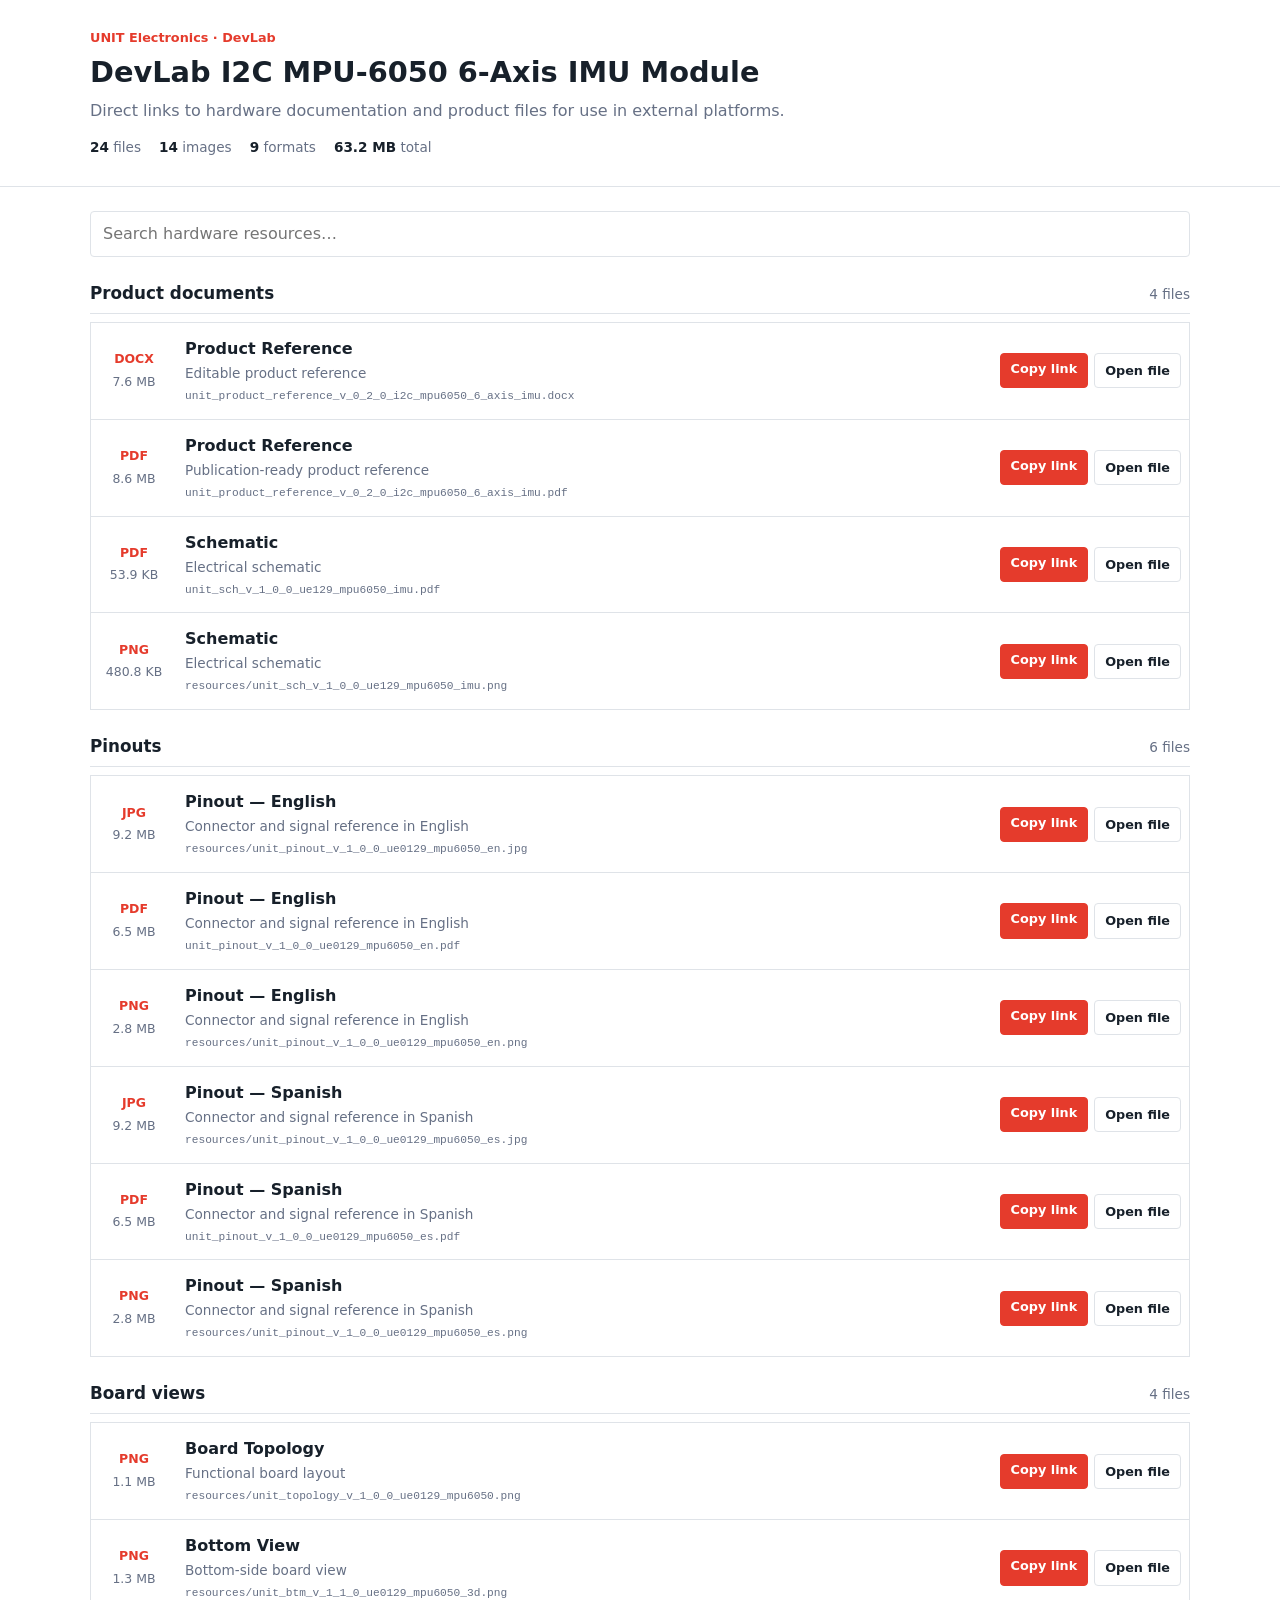
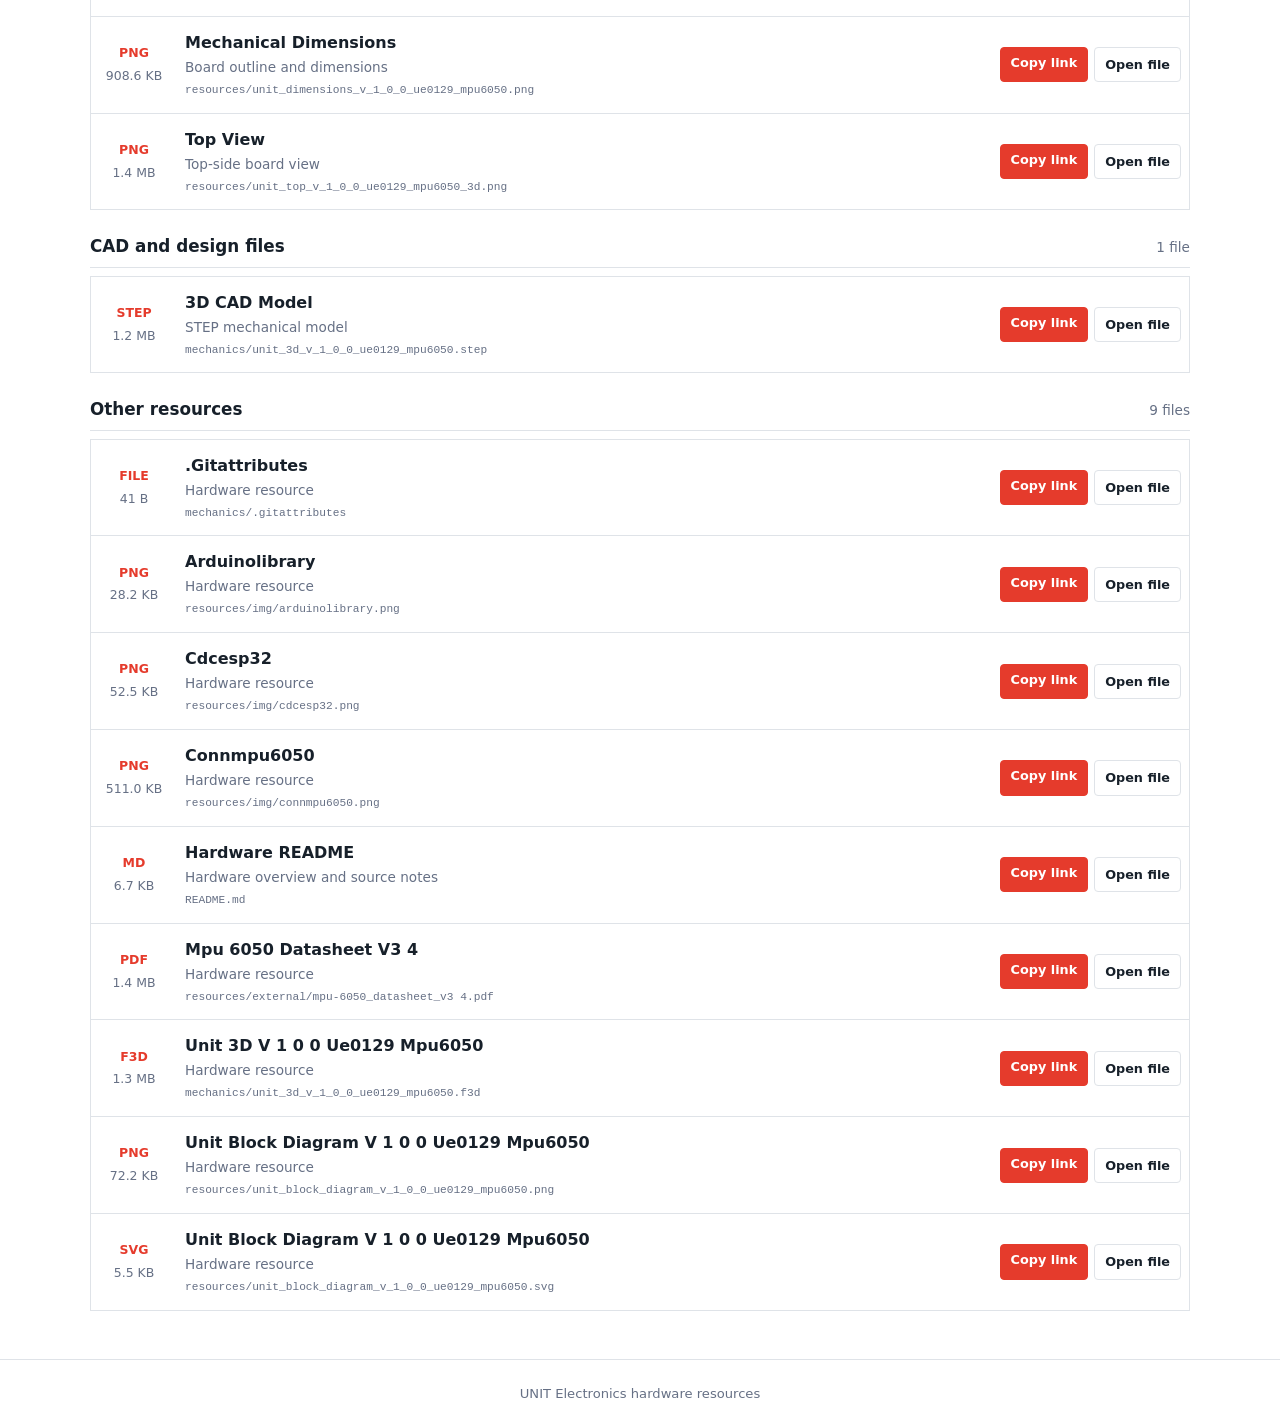
<file: docs/index.html>
<!DOCTYPE html>
<html lang="en">
<head>
  <base href="hardware/">
  <meta charset="UTF-8">
  <meta name="viewport" content="width=device-width, initial-scale=1.0">
  <meta name="description" content="DevLab I2C MPU-6050 6-Axis IMU Module hardware documentation and downloads">
  <title>DevLab I2C MPU-6050 6-Axis IMU Module | Hardware Resources</title>
  <style>
    :root {
      --ink: #17202a;
      --muted: #667085;
      --line: #dfe3e8;
      --brand: #e53b2c;
    }
    * { box-sizing: border-box; }
    body {
      margin: 0;
      color: var(--ink);
      font: 16px/1.5 Inter, ui-sans-serif, system-ui, -apple-system, sans-serif;
    }
    .site-header { border-bottom: 1px solid var(--line); }
    .header-content, main {
      width: min(1100px, calc(100% - 32px));
      margin: 0 auto;
    }
    .header-content { padding: 28px 0; }
    .eyebrow {
      margin: 0 0 4px;
      color: var(--brand);
      font-size: .8rem;
      font-weight: 700;
    }
    h1 { margin: 0; font-size: 1.8rem; }
    .subtitle { margin: 5px 0 0; color: var(--muted); }
    .summary {
      display: flex;
      flex-wrap: wrap;
      gap: 18px;
      margin-top: 14px;
      color: var(--muted);
      font-size: .85rem;
    }
    .summary strong { color: var(--ink); }
    main { padding: 24px 0 48px; }
    .toolbar { margin-bottom: 24px; }
    .search {
      width: 100%;
      padding: 10px 12px;
      border: 1px solid var(--line);
      border-radius: 4px;
      color: var(--ink);
      font: inherit;
    }
    .search:focus { outline: 2px solid #f6c4bf; border-color: var(--brand); }
    .resource-section { margin-top: 24px; }
    .section-heading {
      display: flex;
      align-items: baseline;
      justify-content: space-between;
      margin-bottom: 8px;
      border-bottom: 1px solid var(--line);
    }
    .section-heading h2 { margin: 0 0 7px; font-size: 1.05rem; }
    .section-heading span { color: var(--muted); font-size: .85rem; }
    .resource-list { border-top: 1px solid var(--line); }
    .resource-item {
      display: grid;
      grid-template-columns: 70px minmax(0, 1fr) auto;
      align-items: center;
      gap: 16px;
      padding: 14px 8px;
      border: 1px solid var(--line);
      border-top: 0;
    }
    .file-meta { display: grid; gap: 4px; text-align: center; }
    .file-type {
      color: var(--brand);
      font-size: .78rem;
    }
    .file-size { color: var(--muted); font-size: .78rem; }
    .resource-details { min-width: 0; }
    .resource-item h3 { margin: 0; font-size: 1rem; }
    .resource-item p {
      display: inline;
      margin: 0 8px 0 0;
      color: var(--muted);
      font-size: .85rem;
    }
    .resource-item code {
      display: block;
      overflow: hidden;
      margin-top: 3px;
      color: var(--muted);
      font-size: .7rem;
      text-overflow: ellipsis;
      white-space: nowrap;
    }
    .actions { display: flex; gap: 6px; }
    .button {
      display: inline-flex;
      justify-content: center;
      padding: 7px 10px;
      border: 1px solid var(--line);
      border-radius: 4px;
      color: var(--ink);
      background: #fff;
      cursor: pointer;
      text-decoration: none;
      font-size: .8rem;
      font-weight: 600;
      font-family: inherit;
    }
    .button:hover { border-color: #aeb4bd; }
    .button.primary { color: #fff; border-color: var(--brand); background: var(--brand); }
    .empty-state { display: none; padding: 32px 0; color: var(--muted); text-align: center; }
    footer { padding: 24px 16px; border-top: 1px solid var(--line); color: var(--muted); text-align: center; font-size: .82rem; }
    [hidden] { display: none !important; }
    .visually-hidden {
      position: absolute;
      width: 1px;
      height: 1px;
      padding: 0;
      margin: -1px;
      overflow: hidden;
      clip: rect(0, 0, 0, 0);
      white-space: nowrap;
      border: 0;
    }
    @media (max-width: 680px) {
      .resource-item { grid-template-columns: 52px minmax(0, 1fr); }
      .actions { grid-column: 1 / -1; padding-left: 68px; }
    }
  </style>
</head>
<body>
  <header class="site-header">
    <div class="header-content">
      <p class="eyebrow">UNIT Electronics · DevLab</p>
      <h1>DevLab I2C MPU-6050 6-Axis IMU Module</h1>
      <p class="subtitle">Direct links to hardware documentation and product files for use in external platforms.</p>
      <div class="summary" aria-label="Resource summary">
        <span><strong>24</strong> files</span>
        <span><strong>14</strong> images</span>
        <span><strong>9</strong> formats</span>
        <span><strong>63.2 MB</strong> total</span>
      </div>
    </div>
  </header>
  <main>
    <div class="toolbar">
      <label for="resource-search" class="visually-hidden">Search hardware resources</label>
      <input id="resource-search" class="search" type="search" placeholder="Search hardware resources…" autocomplete="off">
    </div>

      <section class="resource-section">
        <div class="section-heading">
          <h2>Product documents</h2>
          <span>4 files</span>
        </div>
        <div class="resource-list">
        <article class="resource-item" data-search="product reference unit_product_reference_v_0_2_0_i2c_mpu6050_6_axis_imu.docx editable product reference">
          <div class="file-meta">
            <strong class="file-type">DOCX</strong>
            <span class="file-size">7.6 MB</span>
          </div>
          <div class="resource-details">
            <h3>Product Reference</h3>
            <p>Editable product reference</p>
            <code title="unit_product_reference_v_0_2_0_i2c_mpu6050_6_axis_imu.docx">unit_product_reference_v_0_2_0_i2c_mpu6050_6_axis_imu.docx</code>
          </div>
          <div class="actions">
            <button class="button primary copy-link" type="button" data-url="unit_product_reference_v_0_2_0_i2c_mpu6050_6_axis_imu.docx">Copy link</button>
            <a class="button" href="unit_product_reference_v_0_2_0_i2c_mpu6050_6_axis_imu.docx" target="_blank" rel="noopener">Open file</a>
          </div>
        </article>

        <article class="resource-item" data-search="product reference unit_product_reference_v_0_2_0_i2c_mpu6050_6_axis_imu.pdf publication-ready product reference">
          <div class="file-meta">
            <strong class="file-type">PDF</strong>
            <span class="file-size">8.6 MB</span>
          </div>
          <div class="resource-details">
            <h3>Product Reference</h3>
            <p>Publication-ready product reference</p>
            <code title="unit_product_reference_v_0_2_0_i2c_mpu6050_6_axis_imu.pdf">unit_product_reference_v_0_2_0_i2c_mpu6050_6_axis_imu.pdf</code>
          </div>
          <div class="actions">
            <button class="button primary copy-link" type="button" data-url="unit_product_reference_v_0_2_0_i2c_mpu6050_6_axis_imu.pdf">Copy link</button>
            <a class="button" href="unit_product_reference_v_0_2_0_i2c_mpu6050_6_axis_imu.pdf" target="_blank" rel="noopener">Open file</a>
          </div>
        </article>

        <article class="resource-item" data-search="schematic unit_sch_v_1_0_0_ue129_mpu6050_imu.pdf electrical schematic">
          <div class="file-meta">
            <strong class="file-type">PDF</strong>
            <span class="file-size">53.9 KB</span>
          </div>
          <div class="resource-details">
            <h3>Schematic</h3>
            <p>Electrical schematic</p>
            <code title="unit_sch_v_1_0_0_ue129_mpu6050_imu.pdf">unit_sch_v_1_0_0_ue129_mpu6050_imu.pdf</code>
          </div>
          <div class="actions">
            <button class="button primary copy-link" type="button" data-url="unit_sch_v_1_0_0_ue129_mpu6050_imu.pdf">Copy link</button>
            <a class="button" href="unit_sch_v_1_0_0_ue129_mpu6050_imu.pdf" target="_blank" rel="noopener">Open file</a>
          </div>
        </article>

        <article class="resource-item" data-search="schematic resources/unit_sch_v_1_0_0_ue129_mpu6050_imu.png electrical schematic">
          <div class="file-meta">
            <strong class="file-type">PNG</strong>
            <span class="file-size">480.8 KB</span>
          </div>
          <div class="resource-details">
            <h3>Schematic</h3>
            <p>Electrical schematic</p>
            <code title="resources/unit_sch_v_1_0_0_ue129_mpu6050_imu.png">resources/unit_sch_v_1_0_0_ue129_mpu6050_imu.png</code>
          </div>
          <div class="actions">
            <button class="button primary copy-link" type="button" data-url="resources/unit_sch_v_1_0_0_ue129_mpu6050_imu.png">Copy link</button>
            <a class="button" href="resources/unit_sch_v_1_0_0_ue129_mpu6050_imu.png" target="_blank" rel="noopener">Open file</a>
          </div>
        </article>
        </div>
      </section>
      <section class="resource-section">
        <div class="section-heading">
          <h2>Pinouts</h2>
          <span>6 files</span>
        </div>
        <div class="resource-list">
        <article class="resource-item" data-search="pinout — english resources/unit_pinout_v_1_0_0_ue0129_mpu6050_en.jpg connector and signal reference in english">
          <div class="file-meta">
            <strong class="file-type">JPG</strong>
            <span class="file-size">9.2 MB</span>
          </div>
          <div class="resource-details">
            <h3>Pinout — English</h3>
            <p>Connector and signal reference in English</p>
            <code title="resources/unit_pinout_v_1_0_0_ue0129_mpu6050_en.jpg">resources/unit_pinout_v_1_0_0_ue0129_mpu6050_en.jpg</code>
          </div>
          <div class="actions">
            <button class="button primary copy-link" type="button" data-url="resources/unit_pinout_v_1_0_0_ue0129_mpu6050_en.jpg">Copy link</button>
            <a class="button" href="resources/unit_pinout_v_1_0_0_ue0129_mpu6050_en.jpg" target="_blank" rel="noopener">Open file</a>
          </div>
        </article>

        <article class="resource-item" data-search="pinout — english unit_pinout_v_1_0_0_ue0129_mpu6050_en.pdf connector and signal reference in english">
          <div class="file-meta">
            <strong class="file-type">PDF</strong>
            <span class="file-size">6.5 MB</span>
          </div>
          <div class="resource-details">
            <h3>Pinout — English</h3>
            <p>Connector and signal reference in English</p>
            <code title="unit_pinout_v_1_0_0_ue0129_mpu6050_en.pdf">unit_pinout_v_1_0_0_ue0129_mpu6050_en.pdf</code>
          </div>
          <div class="actions">
            <button class="button primary copy-link" type="button" data-url="unit_pinout_v_1_0_0_ue0129_mpu6050_en.pdf">Copy link</button>
            <a class="button" href="unit_pinout_v_1_0_0_ue0129_mpu6050_en.pdf" target="_blank" rel="noopener">Open file</a>
          </div>
        </article>

        <article class="resource-item" data-search="pinout — english resources/unit_pinout_v_1_0_0_ue0129_mpu6050_en.png connector and signal reference in english">
          <div class="file-meta">
            <strong class="file-type">PNG</strong>
            <span class="file-size">2.8 MB</span>
          </div>
          <div class="resource-details">
            <h3>Pinout — English</h3>
            <p>Connector and signal reference in English</p>
            <code title="resources/unit_pinout_v_1_0_0_ue0129_mpu6050_en.png">resources/unit_pinout_v_1_0_0_ue0129_mpu6050_en.png</code>
          </div>
          <div class="actions">
            <button class="button primary copy-link" type="button" data-url="resources/unit_pinout_v_1_0_0_ue0129_mpu6050_en.png">Copy link</button>
            <a class="button" href="resources/unit_pinout_v_1_0_0_ue0129_mpu6050_en.png" target="_blank" rel="noopener">Open file</a>
          </div>
        </article>

        <article class="resource-item" data-search="pinout — spanish resources/unit_pinout_v_1_0_0_ue0129_mpu6050_es.jpg connector and signal reference in spanish">
          <div class="file-meta">
            <strong class="file-type">JPG</strong>
            <span class="file-size">9.2 MB</span>
          </div>
          <div class="resource-details">
            <h3>Pinout — Spanish</h3>
            <p>Connector and signal reference in Spanish</p>
            <code title="resources/unit_pinout_v_1_0_0_ue0129_mpu6050_es.jpg">resources/unit_pinout_v_1_0_0_ue0129_mpu6050_es.jpg</code>
          </div>
          <div class="actions">
            <button class="button primary copy-link" type="button" data-url="resources/unit_pinout_v_1_0_0_ue0129_mpu6050_es.jpg">Copy link</button>
            <a class="button" href="resources/unit_pinout_v_1_0_0_ue0129_mpu6050_es.jpg" target="_blank" rel="noopener">Open file</a>
          </div>
        </article>

        <article class="resource-item" data-search="pinout — spanish unit_pinout_v_1_0_0_ue0129_mpu6050_es.pdf connector and signal reference in spanish">
          <div class="file-meta">
            <strong class="file-type">PDF</strong>
            <span class="file-size">6.5 MB</span>
          </div>
          <div class="resource-details">
            <h3>Pinout — Spanish</h3>
            <p>Connector and signal reference in Spanish</p>
            <code title="unit_pinout_v_1_0_0_ue0129_mpu6050_es.pdf">unit_pinout_v_1_0_0_ue0129_mpu6050_es.pdf</code>
          </div>
          <div class="actions">
            <button class="button primary copy-link" type="button" data-url="unit_pinout_v_1_0_0_ue0129_mpu6050_es.pdf">Copy link</button>
            <a class="button" href="unit_pinout_v_1_0_0_ue0129_mpu6050_es.pdf" target="_blank" rel="noopener">Open file</a>
          </div>
        </article>

        <article class="resource-item" data-search="pinout — spanish resources/unit_pinout_v_1_0_0_ue0129_mpu6050_es.png connector and signal reference in spanish">
          <div class="file-meta">
            <strong class="file-type">PNG</strong>
            <span class="file-size">2.8 MB</span>
          </div>
          <div class="resource-details">
            <h3>Pinout — Spanish</h3>
            <p>Connector and signal reference in Spanish</p>
            <code title="resources/unit_pinout_v_1_0_0_ue0129_mpu6050_es.png">resources/unit_pinout_v_1_0_0_ue0129_mpu6050_es.png</code>
          </div>
          <div class="actions">
            <button class="button primary copy-link" type="button" data-url="resources/unit_pinout_v_1_0_0_ue0129_mpu6050_es.png">Copy link</button>
            <a class="button" href="resources/unit_pinout_v_1_0_0_ue0129_mpu6050_es.png" target="_blank" rel="noopener">Open file</a>
          </div>
        </article>
        </div>
      </section>
      <section class="resource-section">
        <div class="section-heading">
          <h2>Board views</h2>
          <span>4 files</span>
        </div>
        <div class="resource-list">
        <article class="resource-item" data-search="board topology resources/unit_topology_v_1_0_0_ue0129_mpu6050.png functional board layout">
          <div class="file-meta">
            <strong class="file-type">PNG</strong>
            <span class="file-size">1.1 MB</span>
          </div>
          <div class="resource-details">
            <h3>Board Topology</h3>
            <p>Functional board layout</p>
            <code title="resources/unit_topology_v_1_0_0_ue0129_mpu6050.png">resources/unit_topology_v_1_0_0_ue0129_mpu6050.png</code>
          </div>
          <div class="actions">
            <button class="button primary copy-link" type="button" data-url="resources/unit_topology_v_1_0_0_ue0129_mpu6050.png">Copy link</button>
            <a class="button" href="resources/unit_topology_v_1_0_0_ue0129_mpu6050.png" target="_blank" rel="noopener">Open file</a>
          </div>
        </article>

        <article class="resource-item" data-search="bottom view resources/unit_btm_v_1_1_0_ue0129_mpu6050_3d.png bottom-side board view">
          <div class="file-meta">
            <strong class="file-type">PNG</strong>
            <span class="file-size">1.3 MB</span>
          </div>
          <div class="resource-details">
            <h3>Bottom View</h3>
            <p>Bottom-side board view</p>
            <code title="resources/unit_btm_v_1_1_0_ue0129_mpu6050_3d.png">resources/unit_btm_v_1_1_0_ue0129_mpu6050_3d.png</code>
          </div>
          <div class="actions">
            <button class="button primary copy-link" type="button" data-url="resources/unit_btm_v_1_1_0_ue0129_mpu6050_3d.png">Copy link</button>
            <a class="button" href="resources/unit_btm_v_1_1_0_ue0129_mpu6050_3d.png" target="_blank" rel="noopener">Open file</a>
          </div>
        </article>

        <article class="resource-item" data-search="mechanical dimensions resources/unit_dimensions_v_1_0_0_ue0129_mpu6050.png board outline and dimensions">
          <div class="file-meta">
            <strong class="file-type">PNG</strong>
            <span class="file-size">908.6 KB</span>
          </div>
          <div class="resource-details">
            <h3>Mechanical Dimensions</h3>
            <p>Board outline and dimensions</p>
            <code title="resources/unit_dimensions_v_1_0_0_ue0129_mpu6050.png">resources/unit_dimensions_v_1_0_0_ue0129_mpu6050.png</code>
          </div>
          <div class="actions">
            <button class="button primary copy-link" type="button" data-url="resources/unit_dimensions_v_1_0_0_ue0129_mpu6050.png">Copy link</button>
            <a class="button" href="resources/unit_dimensions_v_1_0_0_ue0129_mpu6050.png" target="_blank" rel="noopener">Open file</a>
          </div>
        </article>

        <article class="resource-item" data-search="top view resources/unit_top_v_1_0_0_ue0129_mpu6050_3d.png top-side board view">
          <div class="file-meta">
            <strong class="file-type">PNG</strong>
            <span class="file-size">1.4 MB</span>
          </div>
          <div class="resource-details">
            <h3>Top View</h3>
            <p>Top-side board view</p>
            <code title="resources/unit_top_v_1_0_0_ue0129_mpu6050_3d.png">resources/unit_top_v_1_0_0_ue0129_mpu6050_3d.png</code>
          </div>
          <div class="actions">
            <button class="button primary copy-link" type="button" data-url="resources/unit_top_v_1_0_0_ue0129_mpu6050_3d.png">Copy link</button>
            <a class="button" href="resources/unit_top_v_1_0_0_ue0129_mpu6050_3d.png" target="_blank" rel="noopener">Open file</a>
          </div>
        </article>
        </div>
      </section>
      <section class="resource-section">
        <div class="section-heading">
          <h2>CAD and design files</h2>
          <span>1 file</span>
        </div>
        <div class="resource-list">
        <article class="resource-item" data-search="3d cad model mechanics/unit_3d_v_1_0_0_ue0129_mpu6050.step step mechanical model">
          <div class="file-meta">
            <strong class="file-type">STEP</strong>
            <span class="file-size">1.2 MB</span>
          </div>
          <div class="resource-details">
            <h3>3D CAD Model</h3>
            <p>STEP mechanical model</p>
            <code title="mechanics/unit_3d_v_1_0_0_ue0129_mpu6050.step">mechanics/unit_3d_v_1_0_0_ue0129_mpu6050.step</code>
          </div>
          <div class="actions">
            <button class="button primary copy-link" type="button" data-url="mechanics/unit_3d_v_1_0_0_ue0129_mpu6050.step">Copy link</button>
            <a class="button" href="mechanics/unit_3d_v_1_0_0_ue0129_mpu6050.step" target="_blank" rel="noopener">Open file</a>
          </div>
        </article>
        </div>
      </section>
      <section class="resource-section">
        <div class="section-heading">
          <h2>Other resources</h2>
          <span>9 files</span>
        </div>
        <div class="resource-list">
        <article class="resource-item" data-search=".gitattributes mechanics/.gitattributes hardware resource">
          <div class="file-meta">
            <strong class="file-type">FILE</strong>
            <span class="file-size">41 B</span>
          </div>
          <div class="resource-details">
            <h3>.Gitattributes</h3>
            <p>Hardware resource</p>
            <code title="mechanics/.gitattributes">mechanics/.gitattributes</code>
          </div>
          <div class="actions">
            <button class="button primary copy-link" type="button" data-url="mechanics/.gitattributes">Copy link</button>
            <a class="button" href="mechanics/.gitattributes" target="_blank" rel="noopener">Open file</a>
          </div>
        </article>

        <article class="resource-item" data-search="arduinolibrary resources/img/arduinolibrary.png hardware resource">
          <div class="file-meta">
            <strong class="file-type">PNG</strong>
            <span class="file-size">28.2 KB</span>
          </div>
          <div class="resource-details">
            <h3>Arduinolibrary</h3>
            <p>Hardware resource</p>
            <code title="resources/img/arduinolibrary.png">resources/img/arduinolibrary.png</code>
          </div>
          <div class="actions">
            <button class="button primary copy-link" type="button" data-url="resources/img/arduinolibrary.png">Copy link</button>
            <a class="button" href="resources/img/arduinolibrary.png" target="_blank" rel="noopener">Open file</a>
          </div>
        </article>

        <article class="resource-item" data-search="cdcesp32 resources/img/cdcesp32.png hardware resource">
          <div class="file-meta">
            <strong class="file-type">PNG</strong>
            <span class="file-size">52.5 KB</span>
          </div>
          <div class="resource-details">
            <h3>Cdcesp32</h3>
            <p>Hardware resource</p>
            <code title="resources/img/cdcesp32.png">resources/img/cdcesp32.png</code>
          </div>
          <div class="actions">
            <button class="button primary copy-link" type="button" data-url="resources/img/cdcesp32.png">Copy link</button>
            <a class="button" href="resources/img/cdcesp32.png" target="_blank" rel="noopener">Open file</a>
          </div>
        </article>

        <article class="resource-item" data-search="connmpu6050 resources/img/connmpu6050.png hardware resource">
          <div class="file-meta">
            <strong class="file-type">PNG</strong>
            <span class="file-size">511.0 KB</span>
          </div>
          <div class="resource-details">
            <h3>Connmpu6050</h3>
            <p>Hardware resource</p>
            <code title="resources/img/connmpu6050.png">resources/img/connmpu6050.png</code>
          </div>
          <div class="actions">
            <button class="button primary copy-link" type="button" data-url="resources/img/connmpu6050.png">Copy link</button>
            <a class="button" href="resources/img/connmpu6050.png" target="_blank" rel="noopener">Open file</a>
          </div>
        </article>

        <article class="resource-item" data-search="hardware readme readme.md hardware overview and source notes">
          <div class="file-meta">
            <strong class="file-type">MD</strong>
            <span class="file-size">6.7 KB</span>
          </div>
          <div class="resource-details">
            <h3>Hardware README</h3>
            <p>Hardware overview and source notes</p>
            <code title="README.md">README.md</code>
          </div>
          <div class="actions">
            <button class="button primary copy-link" type="button" data-url="README.md">Copy link</button>
            <a class="button" href="README.md" target="_blank" rel="noopener">Open file</a>
          </div>
        </article>

        <article class="resource-item" data-search="mpu 6050 datasheet v3 4 resources/external/mpu-6050_datasheet_v3 4.pdf hardware resource">
          <div class="file-meta">
            <strong class="file-type">PDF</strong>
            <span class="file-size">1.4 MB</span>
          </div>
          <div class="resource-details">
            <h3>Mpu 6050 Datasheet V3 4</h3>
            <p>Hardware resource</p>
            <code title="resources/external/mpu-6050_datasheet_v3 4.pdf">resources/external/mpu-6050_datasheet_v3 4.pdf</code>
          </div>
          <div class="actions">
            <button class="button primary copy-link" type="button" data-url="resources/external/mpu-6050_datasheet_v3%204.pdf">Copy link</button>
            <a class="button" href="resources/external/mpu-6050_datasheet_v3%204.pdf" target="_blank" rel="noopener">Open file</a>
          </div>
        </article>

        <article class="resource-item" data-search="unit 3d v 1 0 0 ue0129 mpu6050 mechanics/unit_3d_v_1_0_0_ue0129_mpu6050.f3d hardware resource">
          <div class="file-meta">
            <strong class="file-type">F3D</strong>
            <span class="file-size">1.3 MB</span>
          </div>
          <div class="resource-details">
            <h3>Unit 3D V 1 0 0 Ue0129 Mpu6050</h3>
            <p>Hardware resource</p>
            <code title="mechanics/unit_3d_v_1_0_0_ue0129_mpu6050.f3d">mechanics/unit_3d_v_1_0_0_ue0129_mpu6050.f3d</code>
          </div>
          <div class="actions">
            <button class="button primary copy-link" type="button" data-url="mechanics/unit_3d_v_1_0_0_ue0129_mpu6050.f3d">Copy link</button>
            <a class="button" href="mechanics/unit_3d_v_1_0_0_ue0129_mpu6050.f3d" target="_blank" rel="noopener">Open file</a>
          </div>
        </article>

        <article class="resource-item" data-search="unit block diagram v 1 0 0 ue0129 mpu6050 resources/unit_block_diagram_v_1_0_0_ue0129_mpu6050.png hardware resource">
          <div class="file-meta">
            <strong class="file-type">PNG</strong>
            <span class="file-size">72.2 KB</span>
          </div>
          <div class="resource-details">
            <h3>Unit Block Diagram V 1 0 0 Ue0129 Mpu6050</h3>
            <p>Hardware resource</p>
            <code title="resources/unit_block_diagram_v_1_0_0_ue0129_mpu6050.png">resources/unit_block_diagram_v_1_0_0_ue0129_mpu6050.png</code>
          </div>
          <div class="actions">
            <button class="button primary copy-link" type="button" data-url="resources/unit_block_diagram_v_1_0_0_ue0129_mpu6050.png">Copy link</button>
            <a class="button" href="resources/unit_block_diagram_v_1_0_0_ue0129_mpu6050.png" target="_blank" rel="noopener">Open file</a>
          </div>
        </article>

        <article class="resource-item" data-search="unit block diagram v 1 0 0 ue0129 mpu6050 resources/unit_block_diagram_v_1_0_0_ue0129_mpu6050.svg hardware resource">
          <div class="file-meta">
            <strong class="file-type">SVG</strong>
            <span class="file-size">5.5 KB</span>
          </div>
          <div class="resource-details">
            <h3>Unit Block Diagram V 1 0 0 Ue0129 Mpu6050</h3>
            <p>Hardware resource</p>
            <code title="resources/unit_block_diagram_v_1_0_0_ue0129_mpu6050.svg">resources/unit_block_diagram_v_1_0_0_ue0129_mpu6050.svg</code>
          </div>
          <div class="actions">
            <button class="button primary copy-link" type="button" data-url="resources/unit_block_diagram_v_1_0_0_ue0129_mpu6050.svg">Copy link</button>
            <a class="button" href="resources/unit_block_diagram_v_1_0_0_ue0129_mpu6050.svg" target="_blank" rel="noopener">Open file</a>
          </div>
        </article>
        </div>
      </section>
    <p id="empty-state" class="empty-state">No resources match your search.</p>
  </main>
  <footer>UNIT Electronics hardware resources</footer>
  <script>
    const search = document.getElementById('resource-search');
    const sections = [...document.querySelectorAll('.resource-section')];
    const emptyState = document.getElementById('empty-state');
    const copyText = async (text) => {
      try {
        await navigator.clipboard.writeText(text);
      } catch (error) {
        const input = document.createElement('textarea');
        input.value = text;
        input.style.position = 'fixed';
        input.style.opacity = '0';
        document.body.appendChild(input);
        input.select();
        document.execCommand('copy');
        input.remove();
      }
    };
    document.querySelectorAll('.copy-link').forEach((button) => {
      button.addEventListener('click', async () => {
        const absoluteUrl = new URL(button.dataset.url, document.baseURI).href;
        await copyText(absoluteUrl);
        const originalLabel = button.textContent;
        button.textContent = 'Copied';
        setTimeout(() => { button.textContent = originalLabel; }, 1600);
      });
    });
    search.addEventListener('input', () => {
      const query = search.value.trim().toLowerCase();
      let visibleCards = 0;
      sections.forEach((section) => {
        let sectionCards = 0;
        section.querySelectorAll('.resource-item').forEach((card) => {
          const match = card.dataset.search.includes(query);
          card.hidden = !match;
          sectionCards += Number(match);
        });
        section.hidden = sectionCards === 0;
        visibleCards += sectionCards;
      });
      emptyState.style.display = visibleCards ? 'none' : 'block';
    });
  </script>
</body>
</html>
</file>
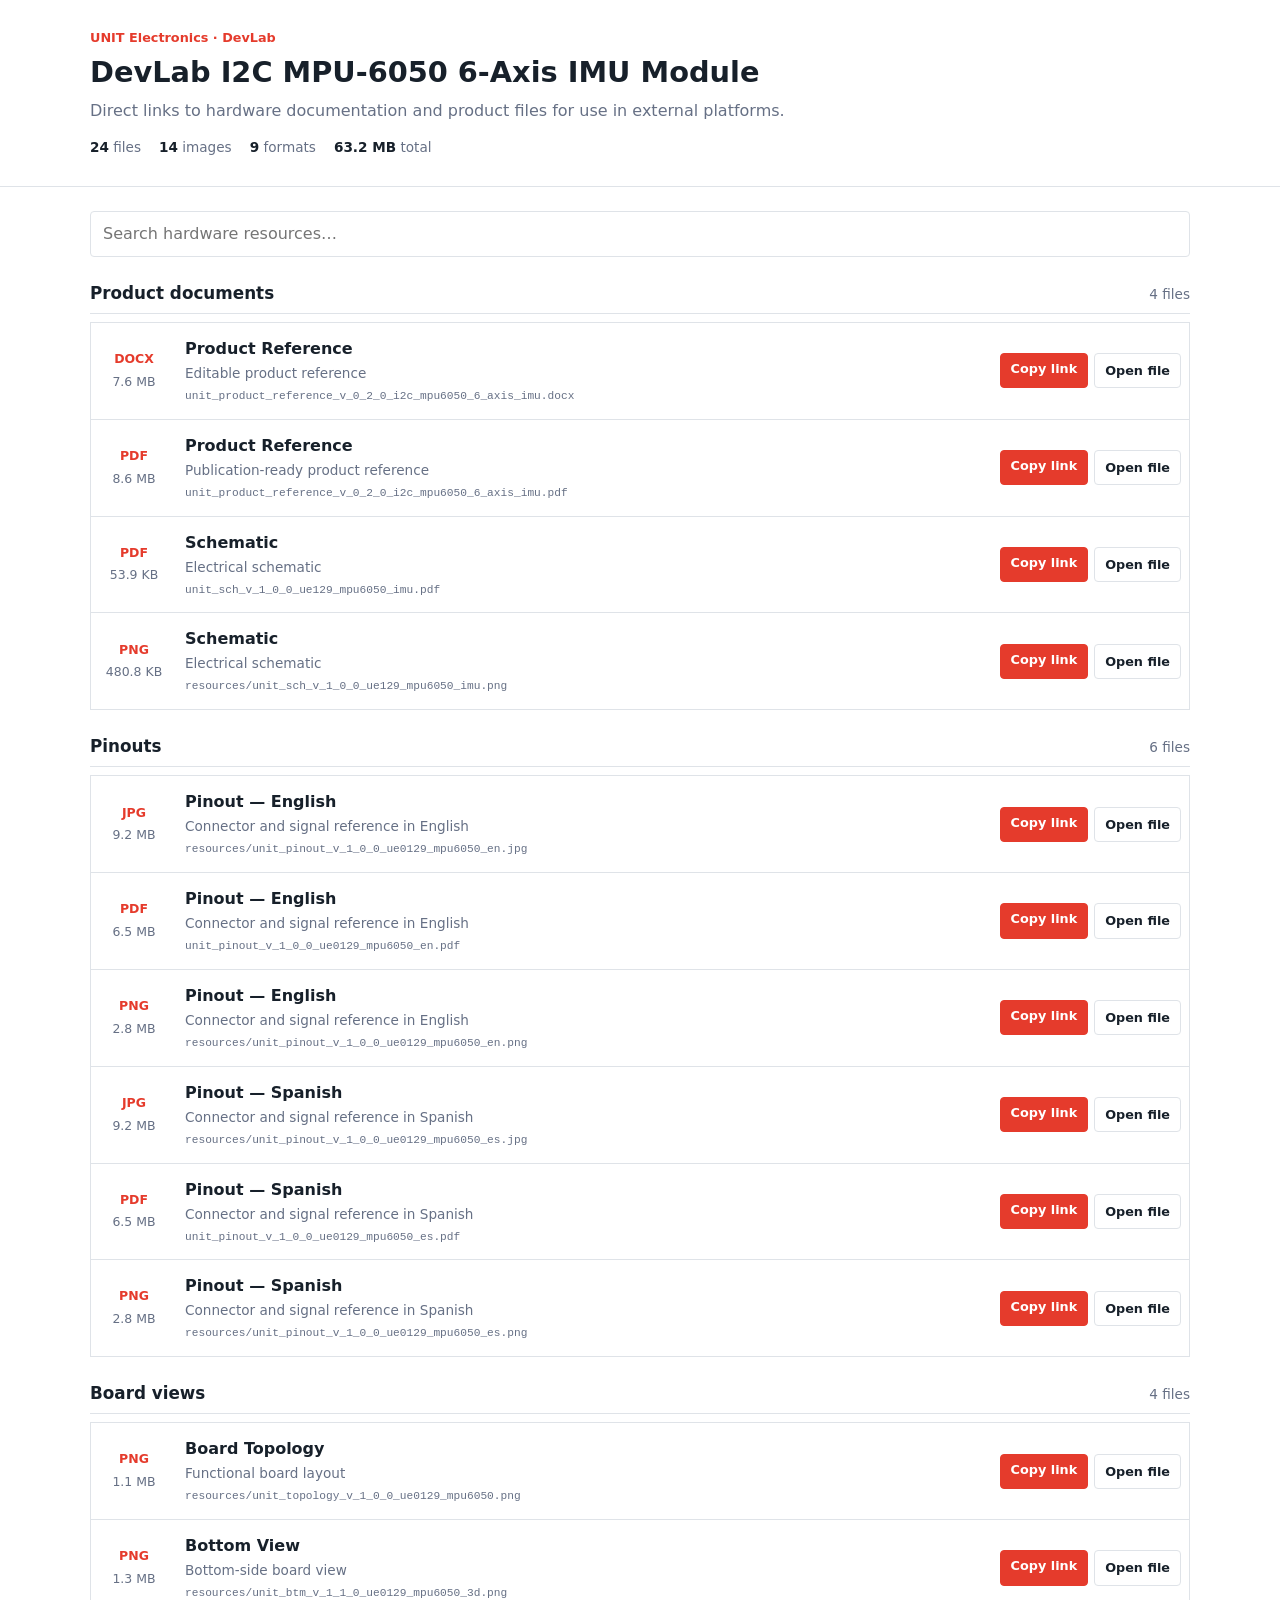
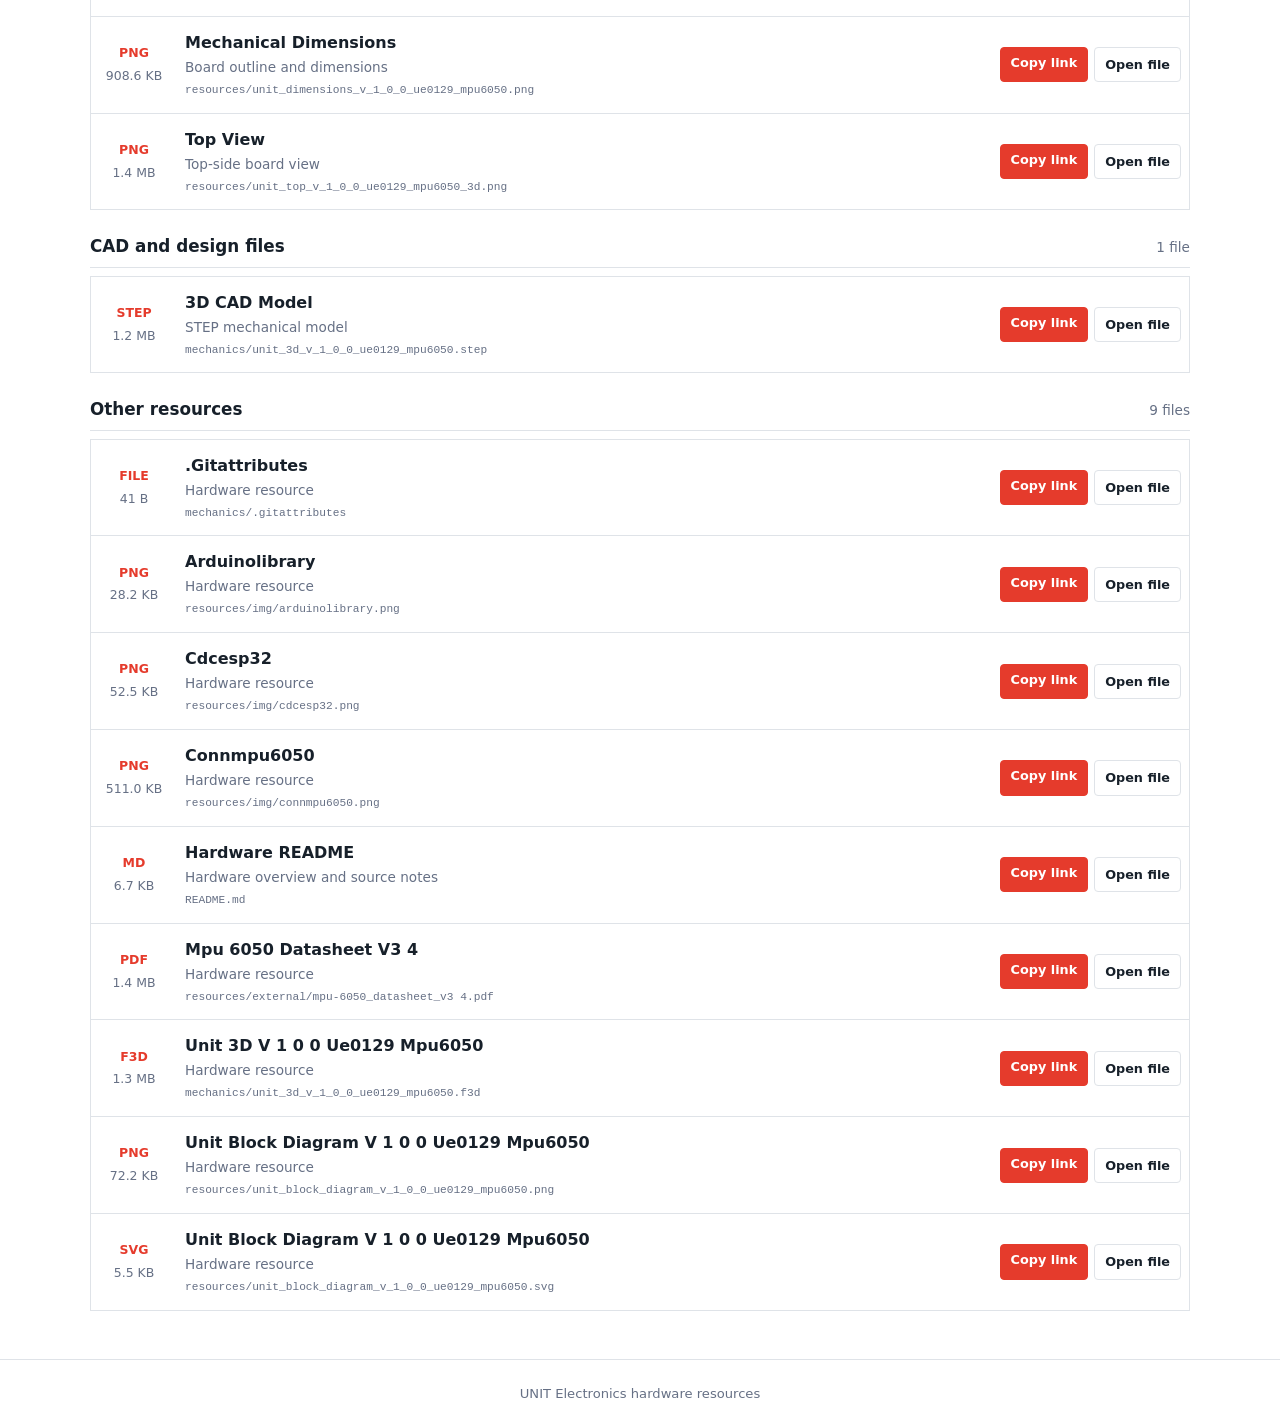
<file: docs/hardware/index.html>
<!DOCTYPE html>
<html lang="en">
<head>
  <meta charset="UTF-8">
  <meta name="viewport" content="width=device-width, initial-scale=1.0">
  <meta name="description" content="DevLab I2C MPU-6050 6-Axis IMU Module hardware documentation and downloads">
  <title>DevLab I2C MPU-6050 6-Axis IMU Module | Hardware Resources</title>
  <style>
    :root {
      --ink: #17202a;
      --muted: #667085;
      --line: #dfe3e8;
      --brand: #e53b2c;
    }
    * { box-sizing: border-box; }
    body {
      margin: 0;
      color: var(--ink);
      font: 16px/1.5 Inter, ui-sans-serif, system-ui, -apple-system, sans-serif;
    }
    .site-header { border-bottom: 1px solid var(--line); }
    .header-content, main {
      width: min(1100px, calc(100% - 32px));
      margin: 0 auto;
    }
    .header-content { padding: 28px 0; }
    .eyebrow {
      margin: 0 0 4px;
      color: var(--brand);
      font-size: .8rem;
      font-weight: 700;
    }
    h1 { margin: 0; font-size: 1.8rem; }
    .subtitle { margin: 5px 0 0; color: var(--muted); }
    .summary {
      display: flex;
      flex-wrap: wrap;
      gap: 18px;
      margin-top: 14px;
      color: var(--muted);
      font-size: .85rem;
    }
    .summary strong { color: var(--ink); }
    main { padding: 24px 0 48px; }
    .toolbar { margin-bottom: 24px; }
    .search {
      width: 100%;
      padding: 10px 12px;
      border: 1px solid var(--line);
      border-radius: 4px;
      color: var(--ink);
      font: inherit;
    }
    .search:focus { outline: 2px solid #f6c4bf; border-color: var(--brand); }
    .resource-section { margin-top: 24px; }
    .section-heading {
      display: flex;
      align-items: baseline;
      justify-content: space-between;
      margin-bottom: 8px;
      border-bottom: 1px solid var(--line);
    }
    .section-heading h2 { margin: 0 0 7px; font-size: 1.05rem; }
    .section-heading span { color: var(--muted); font-size: .85rem; }
    .resource-list { border-top: 1px solid var(--line); }
    .resource-item {
      display: grid;
      grid-template-columns: 70px minmax(0, 1fr) auto;
      align-items: center;
      gap: 16px;
      padding: 14px 8px;
      border: 1px solid var(--line);
      border-top: 0;
    }
    .file-meta { display: grid; gap: 4px; text-align: center; }
    .file-type {
      color: var(--brand);
      font-size: .78rem;
    }
    .file-size { color: var(--muted); font-size: .78rem; }
    .resource-details { min-width: 0; }
    .resource-item h3 { margin: 0; font-size: 1rem; }
    .resource-item p {
      display: inline;
      margin: 0 8px 0 0;
      color: var(--muted);
      font-size: .85rem;
    }
    .resource-item code {
      display: block;
      overflow: hidden;
      margin-top: 3px;
      color: var(--muted);
      font-size: .7rem;
      text-overflow: ellipsis;
      white-space: nowrap;
    }
    .actions { display: flex; gap: 6px; }
    .button {
      display: inline-flex;
      justify-content: center;
      padding: 7px 10px;
      border: 1px solid var(--line);
      border-radius: 4px;
      color: var(--ink);
      background: #fff;
      cursor: pointer;
      text-decoration: none;
      font-size: .8rem;
      font-weight: 600;
      font-family: inherit;
    }
    .button:hover { border-color: #aeb4bd; }
    .button.primary { color: #fff; border-color: var(--brand); background: var(--brand); }
    .empty-state { display: none; padding: 32px 0; color: var(--muted); text-align: center; }
    footer { padding: 24px 16px; border-top: 1px solid var(--line); color: var(--muted); text-align: center; font-size: .82rem; }
    [hidden] { display: none !important; }
    .visually-hidden {
      position: absolute;
      width: 1px;
      height: 1px;
      padding: 0;
      margin: -1px;
      overflow: hidden;
      clip: rect(0, 0, 0, 0);
      white-space: nowrap;
      border: 0;
    }
    @media (max-width: 680px) {
      .resource-item { grid-template-columns: 52px minmax(0, 1fr); }
      .actions { grid-column: 1 / -1; padding-left: 68px; }
    }
  </style>
</head>
<body>
  <header class="site-header">
    <div class="header-content">
      <p class="eyebrow">UNIT Electronics · DevLab</p>
      <h1>DevLab I2C MPU-6050 6-Axis IMU Module</h1>
      <p class="subtitle">Direct links to hardware documentation and product files for use in external platforms.</p>
      <div class="summary" aria-label="Resource summary">
        <span><strong>24</strong> files</span>
        <span><strong>14</strong> images</span>
        <span><strong>9</strong> formats</span>
        <span><strong>63.2 MB</strong> total</span>
      </div>
    </div>
  </header>
  <main>
    <div class="toolbar">
      <label for="resource-search" class="visually-hidden">Search hardware resources</label>
      <input id="resource-search" class="search" type="search" placeholder="Search hardware resources…" autocomplete="off">
    </div>

      <section class="resource-section">
        <div class="section-heading">
          <h2>Product documents</h2>
          <span>4 files</span>
        </div>
        <div class="resource-list">
        <article class="resource-item" data-search="product reference unit_product_reference_v_0_2_0_i2c_mpu6050_6_axis_imu.docx editable product reference">
          <div class="file-meta">
            <strong class="file-type">DOCX</strong>
            <span class="file-size">7.6 MB</span>
          </div>
          <div class="resource-details">
            <h3>Product Reference</h3>
            <p>Editable product reference</p>
            <code title="unit_product_reference_v_0_2_0_i2c_mpu6050_6_axis_imu.docx">unit_product_reference_v_0_2_0_i2c_mpu6050_6_axis_imu.docx</code>
          </div>
          <div class="actions">
            <button class="button primary copy-link" type="button" data-url="unit_product_reference_v_0_2_0_i2c_mpu6050_6_axis_imu.docx">Copy link</button>
            <a class="button" href="unit_product_reference_v_0_2_0_i2c_mpu6050_6_axis_imu.docx" target="_blank" rel="noopener">Open file</a>
          </div>
        </article>

        <article class="resource-item" data-search="product reference unit_product_reference_v_0_2_0_i2c_mpu6050_6_axis_imu.pdf publication-ready product reference">
          <div class="file-meta">
            <strong class="file-type">PDF</strong>
            <span class="file-size">8.6 MB</span>
          </div>
          <div class="resource-details">
            <h3>Product Reference</h3>
            <p>Publication-ready product reference</p>
            <code title="unit_product_reference_v_0_2_0_i2c_mpu6050_6_axis_imu.pdf">unit_product_reference_v_0_2_0_i2c_mpu6050_6_axis_imu.pdf</code>
          </div>
          <div class="actions">
            <button class="button primary copy-link" type="button" data-url="unit_product_reference_v_0_2_0_i2c_mpu6050_6_axis_imu.pdf">Copy link</button>
            <a class="button" href="unit_product_reference_v_0_2_0_i2c_mpu6050_6_axis_imu.pdf" target="_blank" rel="noopener">Open file</a>
          </div>
        </article>

        <article class="resource-item" data-search="schematic unit_sch_v_1_0_0_ue129_mpu6050_imu.pdf electrical schematic">
          <div class="file-meta">
            <strong class="file-type">PDF</strong>
            <span class="file-size">53.9 KB</span>
          </div>
          <div class="resource-details">
            <h3>Schematic</h3>
            <p>Electrical schematic</p>
            <code title="unit_sch_v_1_0_0_ue129_mpu6050_imu.pdf">unit_sch_v_1_0_0_ue129_mpu6050_imu.pdf</code>
          </div>
          <div class="actions">
            <button class="button primary copy-link" type="button" data-url="unit_sch_v_1_0_0_ue129_mpu6050_imu.pdf">Copy link</button>
            <a class="button" href="unit_sch_v_1_0_0_ue129_mpu6050_imu.pdf" target="_blank" rel="noopener">Open file</a>
          </div>
        </article>

        <article class="resource-item" data-search="schematic resources/unit_sch_v_1_0_0_ue129_mpu6050_imu.png electrical schematic">
          <div class="file-meta">
            <strong class="file-type">PNG</strong>
            <span class="file-size">480.8 KB</span>
          </div>
          <div class="resource-details">
            <h3>Schematic</h3>
            <p>Electrical schematic</p>
            <code title="resources/unit_sch_v_1_0_0_ue129_mpu6050_imu.png">resources/unit_sch_v_1_0_0_ue129_mpu6050_imu.png</code>
          </div>
          <div class="actions">
            <button class="button primary copy-link" type="button" data-url="resources/unit_sch_v_1_0_0_ue129_mpu6050_imu.png">Copy link</button>
            <a class="button" href="resources/unit_sch_v_1_0_0_ue129_mpu6050_imu.png" target="_blank" rel="noopener">Open file</a>
          </div>
        </article>
        </div>
      </section>
      <section class="resource-section">
        <div class="section-heading">
          <h2>Pinouts</h2>
          <span>6 files</span>
        </div>
        <div class="resource-list">
        <article class="resource-item" data-search="pinout — english resources/unit_pinout_v_1_0_0_ue0129_mpu6050_en.jpg connector and signal reference in english">
          <div class="file-meta">
            <strong class="file-type">JPG</strong>
            <span class="file-size">9.2 MB</span>
          </div>
          <div class="resource-details">
            <h3>Pinout — English</h3>
            <p>Connector and signal reference in English</p>
            <code title="resources/unit_pinout_v_1_0_0_ue0129_mpu6050_en.jpg">resources/unit_pinout_v_1_0_0_ue0129_mpu6050_en.jpg</code>
          </div>
          <div class="actions">
            <button class="button primary copy-link" type="button" data-url="resources/unit_pinout_v_1_0_0_ue0129_mpu6050_en.jpg">Copy link</button>
            <a class="button" href="resources/unit_pinout_v_1_0_0_ue0129_mpu6050_en.jpg" target="_blank" rel="noopener">Open file</a>
          </div>
        </article>

        <article class="resource-item" data-search="pinout — english unit_pinout_v_1_0_0_ue0129_mpu6050_en.pdf connector and signal reference in english">
          <div class="file-meta">
            <strong class="file-type">PDF</strong>
            <span class="file-size">6.5 MB</span>
          </div>
          <div class="resource-details">
            <h3>Pinout — English</h3>
            <p>Connector and signal reference in English</p>
            <code title="unit_pinout_v_1_0_0_ue0129_mpu6050_en.pdf">unit_pinout_v_1_0_0_ue0129_mpu6050_en.pdf</code>
          </div>
          <div class="actions">
            <button class="button primary copy-link" type="button" data-url="unit_pinout_v_1_0_0_ue0129_mpu6050_en.pdf">Copy link</button>
            <a class="button" href="unit_pinout_v_1_0_0_ue0129_mpu6050_en.pdf" target="_blank" rel="noopener">Open file</a>
          </div>
        </article>

        <article class="resource-item" data-search="pinout — english resources/unit_pinout_v_1_0_0_ue0129_mpu6050_en.png connector and signal reference in english">
          <div class="file-meta">
            <strong class="file-type">PNG</strong>
            <span class="file-size">2.8 MB</span>
          </div>
          <div class="resource-details">
            <h3>Pinout — English</h3>
            <p>Connector and signal reference in English</p>
            <code title="resources/unit_pinout_v_1_0_0_ue0129_mpu6050_en.png">resources/unit_pinout_v_1_0_0_ue0129_mpu6050_en.png</code>
          </div>
          <div class="actions">
            <button class="button primary copy-link" type="button" data-url="resources/unit_pinout_v_1_0_0_ue0129_mpu6050_en.png">Copy link</button>
            <a class="button" href="resources/unit_pinout_v_1_0_0_ue0129_mpu6050_en.png" target="_blank" rel="noopener">Open file</a>
          </div>
        </article>

        <article class="resource-item" data-search="pinout — spanish resources/unit_pinout_v_1_0_0_ue0129_mpu6050_es.jpg connector and signal reference in spanish">
          <div class="file-meta">
            <strong class="file-type">JPG</strong>
            <span class="file-size">9.2 MB</span>
          </div>
          <div class="resource-details">
            <h3>Pinout — Spanish</h3>
            <p>Connector and signal reference in Spanish</p>
            <code title="resources/unit_pinout_v_1_0_0_ue0129_mpu6050_es.jpg">resources/unit_pinout_v_1_0_0_ue0129_mpu6050_es.jpg</code>
          </div>
          <div class="actions">
            <button class="button primary copy-link" type="button" data-url="resources/unit_pinout_v_1_0_0_ue0129_mpu6050_es.jpg">Copy link</button>
            <a class="button" href="resources/unit_pinout_v_1_0_0_ue0129_mpu6050_es.jpg" target="_blank" rel="noopener">Open file</a>
          </div>
        </article>

        <article class="resource-item" data-search="pinout — spanish unit_pinout_v_1_0_0_ue0129_mpu6050_es.pdf connector and signal reference in spanish">
          <div class="file-meta">
            <strong class="file-type">PDF</strong>
            <span class="file-size">6.5 MB</span>
          </div>
          <div class="resource-details">
            <h3>Pinout — Spanish</h3>
            <p>Connector and signal reference in Spanish</p>
            <code title="unit_pinout_v_1_0_0_ue0129_mpu6050_es.pdf">unit_pinout_v_1_0_0_ue0129_mpu6050_es.pdf</code>
          </div>
          <div class="actions">
            <button class="button primary copy-link" type="button" data-url="unit_pinout_v_1_0_0_ue0129_mpu6050_es.pdf">Copy link</button>
            <a class="button" href="unit_pinout_v_1_0_0_ue0129_mpu6050_es.pdf" target="_blank" rel="noopener">Open file</a>
          </div>
        </article>

        <article class="resource-item" data-search="pinout — spanish resources/unit_pinout_v_1_0_0_ue0129_mpu6050_es.png connector and signal reference in spanish">
          <div class="file-meta">
            <strong class="file-type">PNG</strong>
            <span class="file-size">2.8 MB</span>
          </div>
          <div class="resource-details">
            <h3>Pinout — Spanish</h3>
            <p>Connector and signal reference in Spanish</p>
            <code title="resources/unit_pinout_v_1_0_0_ue0129_mpu6050_es.png">resources/unit_pinout_v_1_0_0_ue0129_mpu6050_es.png</code>
          </div>
          <div class="actions">
            <button class="button primary copy-link" type="button" data-url="resources/unit_pinout_v_1_0_0_ue0129_mpu6050_es.png">Copy link</button>
            <a class="button" href="resources/unit_pinout_v_1_0_0_ue0129_mpu6050_es.png" target="_blank" rel="noopener">Open file</a>
          </div>
        </article>
        </div>
      </section>
      <section class="resource-section">
        <div class="section-heading">
          <h2>Board views</h2>
          <span>4 files</span>
        </div>
        <div class="resource-list">
        <article class="resource-item" data-search="board topology resources/unit_topology_v_1_0_0_ue0129_mpu6050.png functional board layout">
          <div class="file-meta">
            <strong class="file-type">PNG</strong>
            <span class="file-size">1.1 MB</span>
          </div>
          <div class="resource-details">
            <h3>Board Topology</h3>
            <p>Functional board layout</p>
            <code title="resources/unit_topology_v_1_0_0_ue0129_mpu6050.png">resources/unit_topology_v_1_0_0_ue0129_mpu6050.png</code>
          </div>
          <div class="actions">
            <button class="button primary copy-link" type="button" data-url="resources/unit_topology_v_1_0_0_ue0129_mpu6050.png">Copy link</button>
            <a class="button" href="resources/unit_topology_v_1_0_0_ue0129_mpu6050.png" target="_blank" rel="noopener">Open file</a>
          </div>
        </article>

        <article class="resource-item" data-search="bottom view resources/unit_btm_v_1_1_0_ue0129_mpu6050_3d.png bottom-side board view">
          <div class="file-meta">
            <strong class="file-type">PNG</strong>
            <span class="file-size">1.3 MB</span>
          </div>
          <div class="resource-details">
            <h3>Bottom View</h3>
            <p>Bottom-side board view</p>
            <code title="resources/unit_btm_v_1_1_0_ue0129_mpu6050_3d.png">resources/unit_btm_v_1_1_0_ue0129_mpu6050_3d.png</code>
          </div>
          <div class="actions">
            <button class="button primary copy-link" type="button" data-url="resources/unit_btm_v_1_1_0_ue0129_mpu6050_3d.png">Copy link</button>
            <a class="button" href="resources/unit_btm_v_1_1_0_ue0129_mpu6050_3d.png" target="_blank" rel="noopener">Open file</a>
          </div>
        </article>

        <article class="resource-item" data-search="mechanical dimensions resources/unit_dimensions_v_1_0_0_ue0129_mpu6050.png board outline and dimensions">
          <div class="file-meta">
            <strong class="file-type">PNG</strong>
            <span class="file-size">908.6 KB</span>
          </div>
          <div class="resource-details">
            <h3>Mechanical Dimensions</h3>
            <p>Board outline and dimensions</p>
            <code title="resources/unit_dimensions_v_1_0_0_ue0129_mpu6050.png">resources/unit_dimensions_v_1_0_0_ue0129_mpu6050.png</code>
          </div>
          <div class="actions">
            <button class="button primary copy-link" type="button" data-url="resources/unit_dimensions_v_1_0_0_ue0129_mpu6050.png">Copy link</button>
            <a class="button" href="resources/unit_dimensions_v_1_0_0_ue0129_mpu6050.png" target="_blank" rel="noopener">Open file</a>
          </div>
        </article>

        <article class="resource-item" data-search="top view resources/unit_top_v_1_0_0_ue0129_mpu6050_3d.png top-side board view">
          <div class="file-meta">
            <strong class="file-type">PNG</strong>
            <span class="file-size">1.4 MB</span>
          </div>
          <div class="resource-details">
            <h3>Top View</h3>
            <p>Top-side board view</p>
            <code title="resources/unit_top_v_1_0_0_ue0129_mpu6050_3d.png">resources/unit_top_v_1_0_0_ue0129_mpu6050_3d.png</code>
          </div>
          <div class="actions">
            <button class="button primary copy-link" type="button" data-url="resources/unit_top_v_1_0_0_ue0129_mpu6050_3d.png">Copy link</button>
            <a class="button" href="resources/unit_top_v_1_0_0_ue0129_mpu6050_3d.png" target="_blank" rel="noopener">Open file</a>
          </div>
        </article>
        </div>
      </section>
      <section class="resource-section">
        <div class="section-heading">
          <h2>CAD and design files</h2>
          <span>1 file</span>
        </div>
        <div class="resource-list">
        <article class="resource-item" data-search="3d cad model mechanics/unit_3d_v_1_0_0_ue0129_mpu6050.step step mechanical model">
          <div class="file-meta">
            <strong class="file-type">STEP</strong>
            <span class="file-size">1.2 MB</span>
          </div>
          <div class="resource-details">
            <h3>3D CAD Model</h3>
            <p>STEP mechanical model</p>
            <code title="mechanics/unit_3d_v_1_0_0_ue0129_mpu6050.step">mechanics/unit_3d_v_1_0_0_ue0129_mpu6050.step</code>
          </div>
          <div class="actions">
            <button class="button primary copy-link" type="button" data-url="mechanics/unit_3d_v_1_0_0_ue0129_mpu6050.step">Copy link</button>
            <a class="button" href="mechanics/unit_3d_v_1_0_0_ue0129_mpu6050.step" target="_blank" rel="noopener">Open file</a>
          </div>
        </article>
        </div>
      </section>
      <section class="resource-section">
        <div class="section-heading">
          <h2>Other resources</h2>
          <span>9 files</span>
        </div>
        <div class="resource-list">
        <article class="resource-item" data-search=".gitattributes mechanics/.gitattributes hardware resource">
          <div class="file-meta">
            <strong class="file-type">FILE</strong>
            <span class="file-size">41 B</span>
          </div>
          <div class="resource-details">
            <h3>.Gitattributes</h3>
            <p>Hardware resource</p>
            <code title="mechanics/.gitattributes">mechanics/.gitattributes</code>
          </div>
          <div class="actions">
            <button class="button primary copy-link" type="button" data-url="mechanics/.gitattributes">Copy link</button>
            <a class="button" href="mechanics/.gitattributes" target="_blank" rel="noopener">Open file</a>
          </div>
        </article>

        <article class="resource-item" data-search="arduinolibrary resources/img/arduinolibrary.png hardware resource">
          <div class="file-meta">
            <strong class="file-type">PNG</strong>
            <span class="file-size">28.2 KB</span>
          </div>
          <div class="resource-details">
            <h3>Arduinolibrary</h3>
            <p>Hardware resource</p>
            <code title="resources/img/arduinolibrary.png">resources/img/arduinolibrary.png</code>
          </div>
          <div class="actions">
            <button class="button primary copy-link" type="button" data-url="resources/img/arduinolibrary.png">Copy link</button>
            <a class="button" href="resources/img/arduinolibrary.png" target="_blank" rel="noopener">Open file</a>
          </div>
        </article>

        <article class="resource-item" data-search="cdcesp32 resources/img/cdcesp32.png hardware resource">
          <div class="file-meta">
            <strong class="file-type">PNG</strong>
            <span class="file-size">52.5 KB</span>
          </div>
          <div class="resource-details">
            <h3>Cdcesp32</h3>
            <p>Hardware resource</p>
            <code title="resources/img/cdcesp32.png">resources/img/cdcesp32.png</code>
          </div>
          <div class="actions">
            <button class="button primary copy-link" type="button" data-url="resources/img/cdcesp32.png">Copy link</button>
            <a class="button" href="resources/img/cdcesp32.png" target="_blank" rel="noopener">Open file</a>
          </div>
        </article>

        <article class="resource-item" data-search="connmpu6050 resources/img/connmpu6050.png hardware resource">
          <div class="file-meta">
            <strong class="file-type">PNG</strong>
            <span class="file-size">511.0 KB</span>
          </div>
          <div class="resource-details">
            <h3>Connmpu6050</h3>
            <p>Hardware resource</p>
            <code title="resources/img/connmpu6050.png">resources/img/connmpu6050.png</code>
          </div>
          <div class="actions">
            <button class="button primary copy-link" type="button" data-url="resources/img/connmpu6050.png">Copy link</button>
            <a class="button" href="resources/img/connmpu6050.png" target="_blank" rel="noopener">Open file</a>
          </div>
        </article>

        <article class="resource-item" data-search="hardware readme readme.md hardware overview and source notes">
          <div class="file-meta">
            <strong class="file-type">MD</strong>
            <span class="file-size">6.7 KB</span>
          </div>
          <div class="resource-details">
            <h3>Hardware README</h3>
            <p>Hardware overview and source notes</p>
            <code title="README.md">README.md</code>
          </div>
          <div class="actions">
            <button class="button primary copy-link" type="button" data-url="README.md">Copy link</button>
            <a class="button" href="README.md" target="_blank" rel="noopener">Open file</a>
          </div>
        </article>

        <article class="resource-item" data-search="mpu 6050 datasheet v3 4 resources/external/mpu-6050_datasheet_v3 4.pdf hardware resource">
          <div class="file-meta">
            <strong class="file-type">PDF</strong>
            <span class="file-size">1.4 MB</span>
          </div>
          <div class="resource-details">
            <h3>Mpu 6050 Datasheet V3 4</h3>
            <p>Hardware resource</p>
            <code title="resources/external/mpu-6050_datasheet_v3 4.pdf">resources/external/mpu-6050_datasheet_v3 4.pdf</code>
          </div>
          <div class="actions">
            <button class="button primary copy-link" type="button" data-url="resources/external/mpu-6050_datasheet_v3%204.pdf">Copy link</button>
            <a class="button" href="resources/external/mpu-6050_datasheet_v3%204.pdf" target="_blank" rel="noopener">Open file</a>
          </div>
        </article>

        <article class="resource-item" data-search="unit 3d v 1 0 0 ue0129 mpu6050 mechanics/unit_3d_v_1_0_0_ue0129_mpu6050.f3d hardware resource">
          <div class="file-meta">
            <strong class="file-type">F3D</strong>
            <span class="file-size">1.3 MB</span>
          </div>
          <div class="resource-details">
            <h3>Unit 3D V 1 0 0 Ue0129 Mpu6050</h3>
            <p>Hardware resource</p>
            <code title="mechanics/unit_3d_v_1_0_0_ue0129_mpu6050.f3d">mechanics/unit_3d_v_1_0_0_ue0129_mpu6050.f3d</code>
          </div>
          <div class="actions">
            <button class="button primary copy-link" type="button" data-url="mechanics/unit_3d_v_1_0_0_ue0129_mpu6050.f3d">Copy link</button>
            <a class="button" href="mechanics/unit_3d_v_1_0_0_ue0129_mpu6050.f3d" target="_blank" rel="noopener">Open file</a>
          </div>
        </article>

        <article class="resource-item" data-search="unit block diagram v 1 0 0 ue0129 mpu6050 resources/unit_block_diagram_v_1_0_0_ue0129_mpu6050.png hardware resource">
          <div class="file-meta">
            <strong class="file-type">PNG</strong>
            <span class="file-size">72.2 KB</span>
          </div>
          <div class="resource-details">
            <h3>Unit Block Diagram V 1 0 0 Ue0129 Mpu6050</h3>
            <p>Hardware resource</p>
            <code title="resources/unit_block_diagram_v_1_0_0_ue0129_mpu6050.png">resources/unit_block_diagram_v_1_0_0_ue0129_mpu6050.png</code>
          </div>
          <div class="actions">
            <button class="button primary copy-link" type="button" data-url="resources/unit_block_diagram_v_1_0_0_ue0129_mpu6050.png">Copy link</button>
            <a class="button" href="resources/unit_block_diagram_v_1_0_0_ue0129_mpu6050.png" target="_blank" rel="noopener">Open file</a>
          </div>
        </article>

        <article class="resource-item" data-search="unit block diagram v 1 0 0 ue0129 mpu6050 resources/unit_block_diagram_v_1_0_0_ue0129_mpu6050.svg hardware resource">
          <div class="file-meta">
            <strong class="file-type">SVG</strong>
            <span class="file-size">5.5 KB</span>
          </div>
          <div class="resource-details">
            <h3>Unit Block Diagram V 1 0 0 Ue0129 Mpu6050</h3>
            <p>Hardware resource</p>
            <code title="resources/unit_block_diagram_v_1_0_0_ue0129_mpu6050.svg">resources/unit_block_diagram_v_1_0_0_ue0129_mpu6050.svg</code>
          </div>
          <div class="actions">
            <button class="button primary copy-link" type="button" data-url="resources/unit_block_diagram_v_1_0_0_ue0129_mpu6050.svg">Copy link</button>
            <a class="button" href="resources/unit_block_diagram_v_1_0_0_ue0129_mpu6050.svg" target="_blank" rel="noopener">Open file</a>
          </div>
        </article>
        </div>
      </section>
    <p id="empty-state" class="empty-state">No resources match your search.</p>
  </main>
  <footer>UNIT Electronics hardware resources</footer>
  <script>
    const search = document.getElementById('resource-search');
    const sections = [...document.querySelectorAll('.resource-section')];
    const emptyState = document.getElementById('empty-state');
    const copyText = async (text) => {
      try {
        await navigator.clipboard.writeText(text);
      } catch (error) {
        const input = document.createElement('textarea');
        input.value = text;
        input.style.position = 'fixed';
        input.style.opacity = '0';
        document.body.appendChild(input);
        input.select();
        document.execCommand('copy');
        input.remove();
      }
    };
    document.querySelectorAll('.copy-link').forEach((button) => {
      button.addEventListener('click', async () => {
        const absoluteUrl = new URL(button.dataset.url, document.baseURI).href;
        await copyText(absoluteUrl);
        const originalLabel = button.textContent;
        button.textContent = 'Copied';
        setTimeout(() => { button.textContent = originalLabel; }, 1600);
      });
    });
    search.addEventListener('input', () => {
      const query = search.value.trim().toLowerCase();
      let visibleCards = 0;
      sections.forEach((section) => {
        let sectionCards = 0;
        section.querySelectorAll('.resource-item').forEach((card) => {
          const match = card.dataset.search.includes(query);
          card.hidden = !match;
          sectionCards += Number(match);
        });
        section.hidden = sectionCards === 0;
        visibleCards += sectionCards;
      });
      emptyState.style.display = visibleCards ? 'none' : 'block';
    });
  </script>
</body>
</html>
</file>
